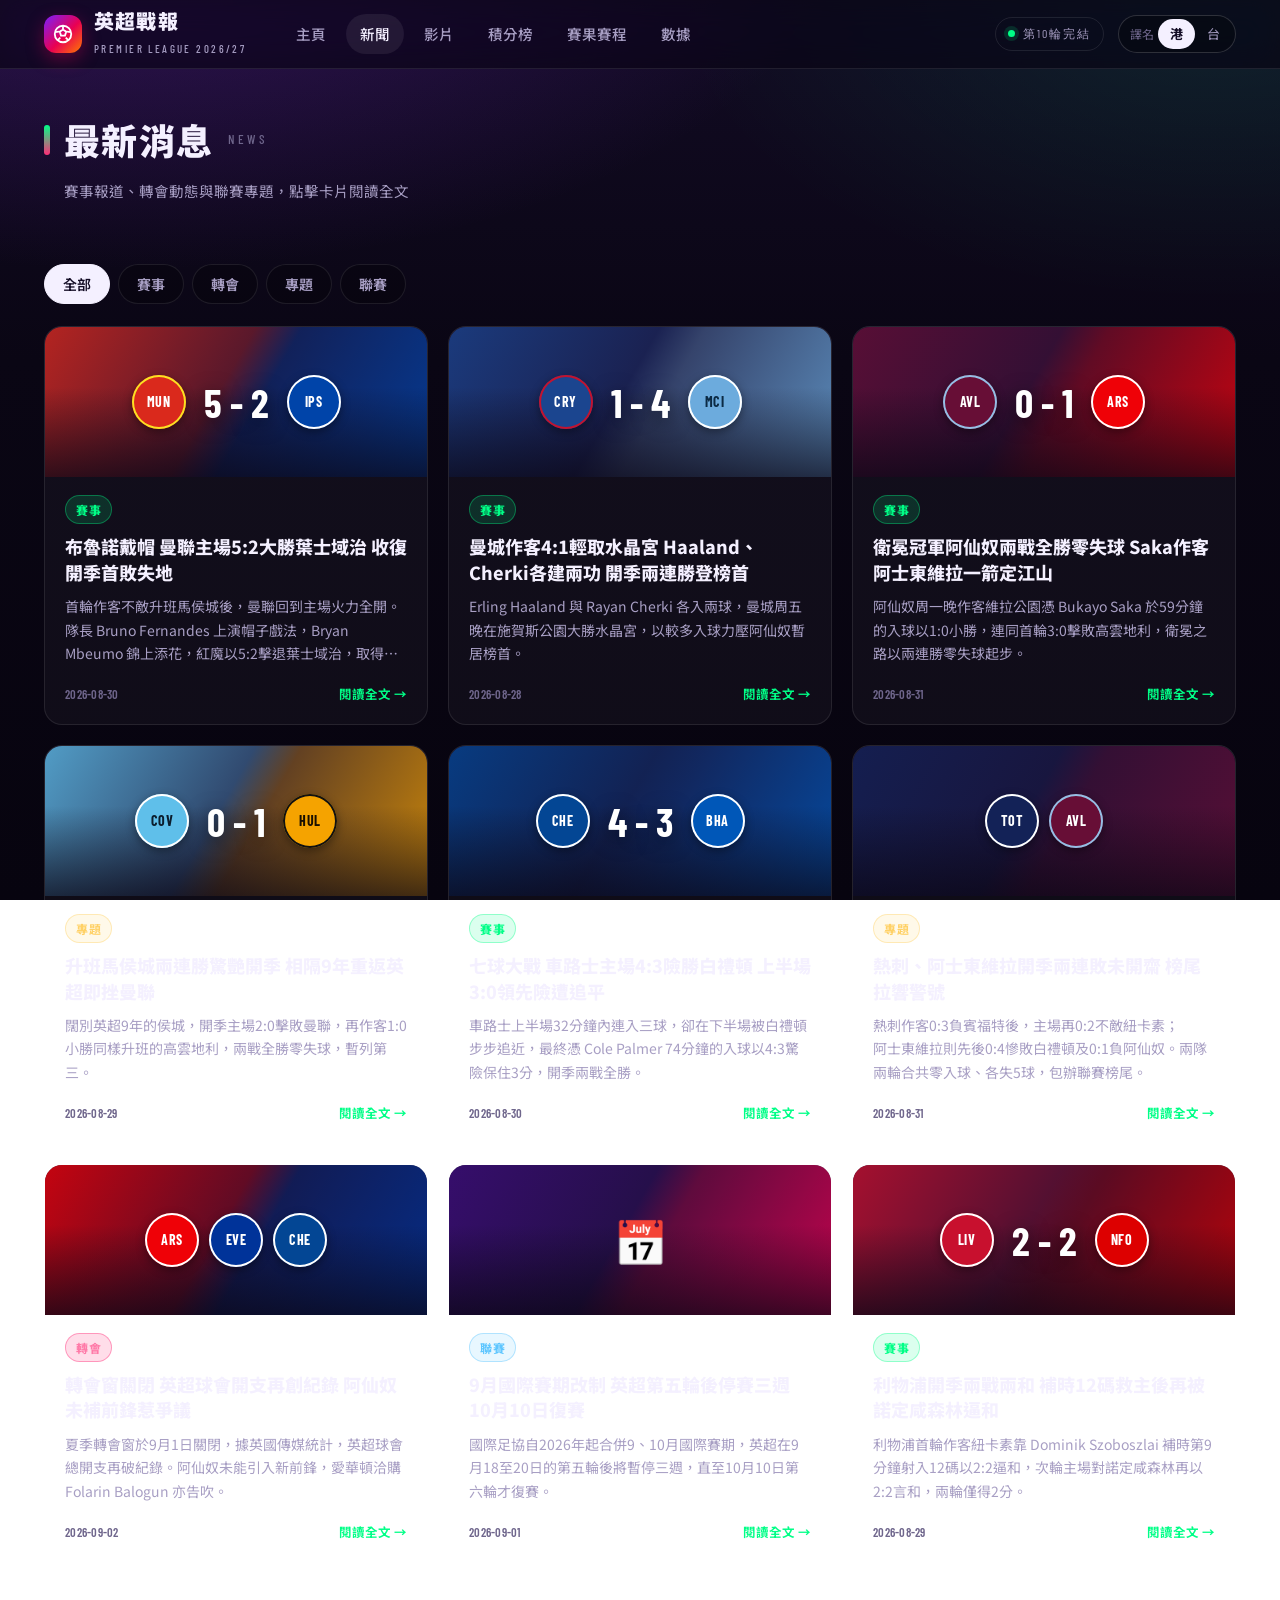
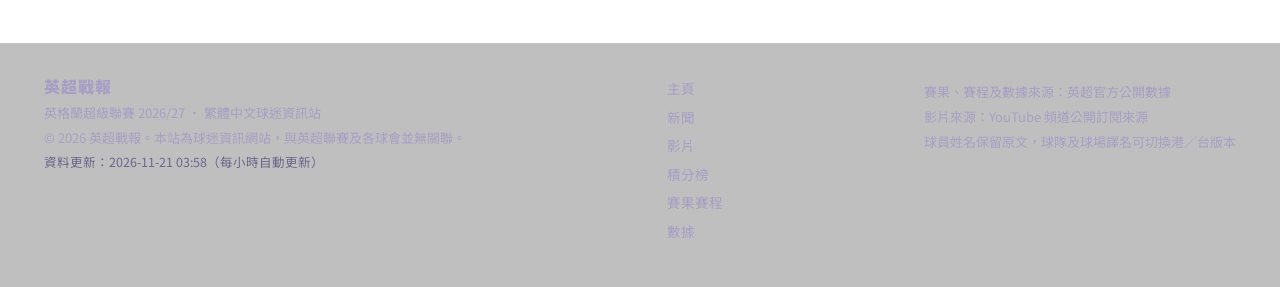
<file: news.html>
<!DOCTYPE html>
<html lang="zh-Hant">
<head>
  <meta charset="utf-8">
  <meta name="viewport" content="width=device-width, initial-scale=1">
  <title>新聞 — 英超戰報</title>
  <meta name="description" content="英超新聞：賽事報道、轉會動態、聯賽專題，全部繁體中文。">
  <link rel="icon" href="data:image/svg+xml,%3Csvg xmlns='http://www.w3.org/2000/svg' viewBox='0 0 64 64'%3E%3Crect width='64' height='64' rx='16' fill='%237a1fff'/%3E%3Ccircle cx='32' cy='32' r='18' fill='none' stroke='%2300ff87' stroke-width='5'/%3E%3Ccircle cx='32' cy='32' r='6' fill='%2300ff87'/%3E%3C/svg%3E">
  <link rel="preconnect" href="https://fonts.googleapis.com">
  <link rel="preconnect" href="https://fonts.gstatic.com" crossorigin>
  <link href="https://fonts.googleapis.com/css2?family=Noto+Sans+TC:wght@400;500;700;900&family=Barlow+Condensed:wght@500;600;700&display=swap" rel="stylesheet">
  <link rel="stylesheet" href="css/style.css">
</head>
<body data-page="news">

  <header class="topbar" id="topbar"></header>

  <section class="page-head">
    <div class="wrap">
      <h1>最新消息<span class="en">News</span></h1>
      <p>賽事報道、轉會動態與聯賽專題，點擊卡片閱讀全文</p>
    </div>
  </section>

  <section class="block">
    <div class="wrap">
      <div class="filter-bar" id="newsFilter">
        <button type="button" data-cat="" class="on">全部</button>
        <button type="button" data-cat="match">賽事</button>
        <button type="button" data-cat="transfer">轉會</button>
        <button type="button" data-cat="feature">專題</button>
        <button type="button" data-cat="league">聯賽</button>
      </div>
      <div class="news-grid" id="newsGrid"></div>
    </div>
  </section>

  <footer id="footer"></footer>

  <script src="js/data.js"></script>
  <script src="js/live.js"></script>
  <script>
    var RESULTS = window.RESULTS || []; var FIXTURES = window.FIXTURES || [];
    var ASSISTS = window.ASSISTS || []; var LIVE = window.LIVE || null;
    var VIDEOS = window.VIDEOS || [];
  </script>
  <script src="js/app.js"></script>
</body>
</html>
</file>
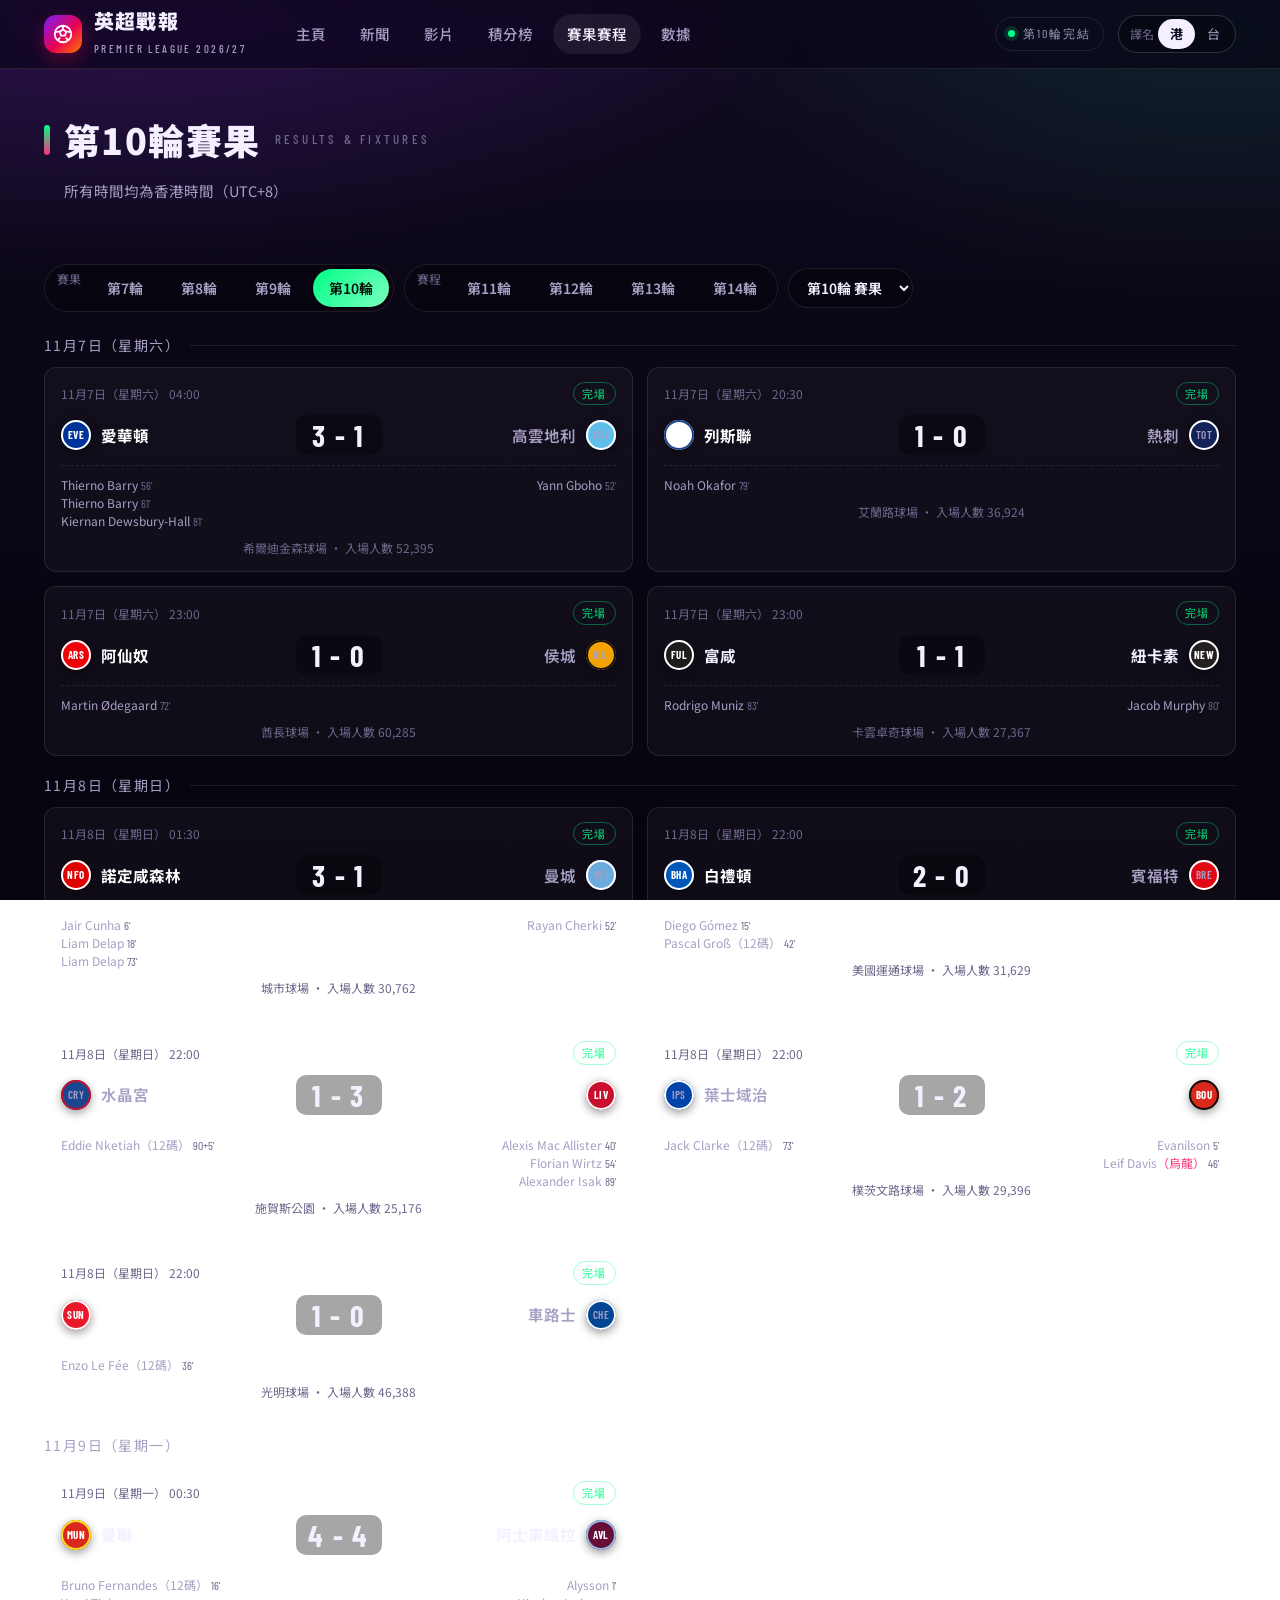
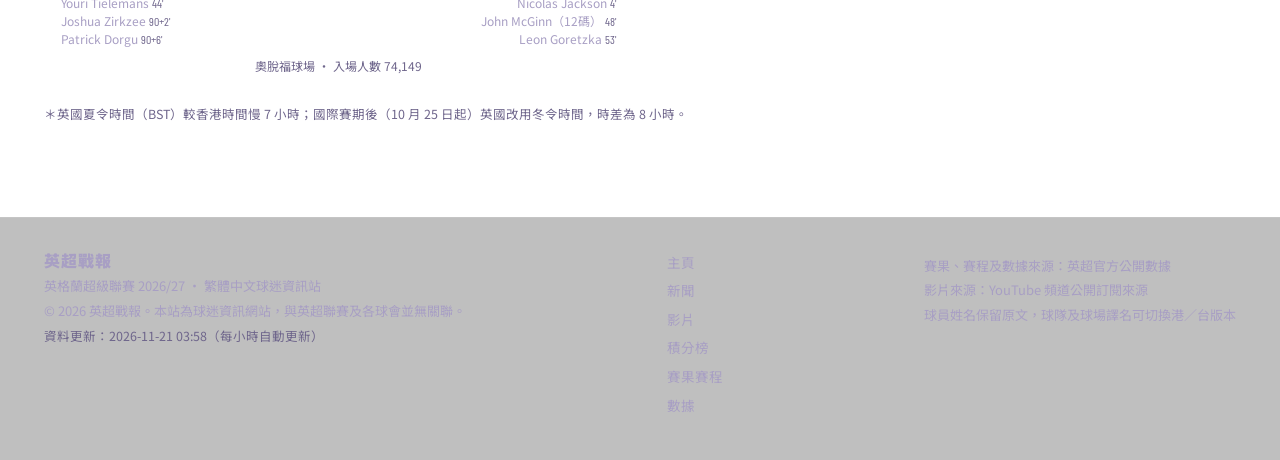
<file: results.html>
<!DOCTYPE html>
<html lang="zh-Hant">
<head>
  <meta charset="utf-8">
  <meta name="viewport" content="width=device-width, initial-scale=1">
  <title>賽果賽程 — 英超戰報</title>
  <meta name="description" content="英超 2026/27 賽果與賽程：入球球員、時間、球場與入場人數，時間換算為香港時間。">
  <link rel="icon" href="data:image/svg+xml,%3Csvg xmlns='http://www.w3.org/2000/svg' viewBox='0 0 64 64'%3E%3Crect width='64' height='64' rx='16' fill='%237a1fff'/%3E%3Ccircle cx='32' cy='32' r='18' fill='none' stroke='%2300ff87' stroke-width='5'/%3E%3Ccircle cx='32' cy='32' r='6' fill='%2300ff87'/%3E%3C/svg%3E">
  <link rel="preconnect" href="https://fonts.googleapis.com">
  <link rel="preconnect" href="https://fonts.gstatic.com" crossorigin>
  <link href="https://fonts.googleapis.com/css2?family=Noto+Sans+TC:wght@400;500;700;900&family=Barlow+Condensed:wght@500;600;700&display=swap" rel="stylesheet">
  <link rel="stylesheet" href="css/style.css">
</head>
<body data-page="results">

  <header class="topbar" id="topbar"></header>

  <section class="page-head">
    <div class="wrap">
      <h1><span id="resultsTitle">賽果賽程</span><span class="en">Results &amp; Fixtures</span></h1>
      <p>所有時間均為香港時間（UTC+8）</p>
    </div>
  </section>

  <section class="block">
    <div class="wrap">
      <div class="controls">
        <div class="tabs"><span class="seg-label">賽果</span><span id="resultTabs" style="display:contents"></span></div>
        <div class="tabs"><span class="seg-label">賽程</span><span id="fixtureTabs" style="display:contents"></span></div>
        <select class="gw-select" id="gwSelect" aria-label="選擇輪次"></select>
      </div>
      <div class="matchday" id="matchdays"></div>
      <p class="tz-note">＊英國夏令時間（BST）較香港時間慢 7 小時；國際賽期後（10 月 25 日起）英國改用冬令時間，時差為 8 小時。</p>
    </div>
  </section>

  <footer id="footer"></footer>

  <script src="js/data.js"></script>
  <script src="js/live.js"></script>
  <script>
    var RESULTS = window.RESULTS || []; var FIXTURES = window.FIXTURES || [];
    var ASSISTS = window.ASSISTS || []; var LIVE = window.LIVE || null;
    var VIDEOS = window.VIDEOS || [];
  </script>
  <script src="js/app.js"></script>
</body>
</html>
</file>
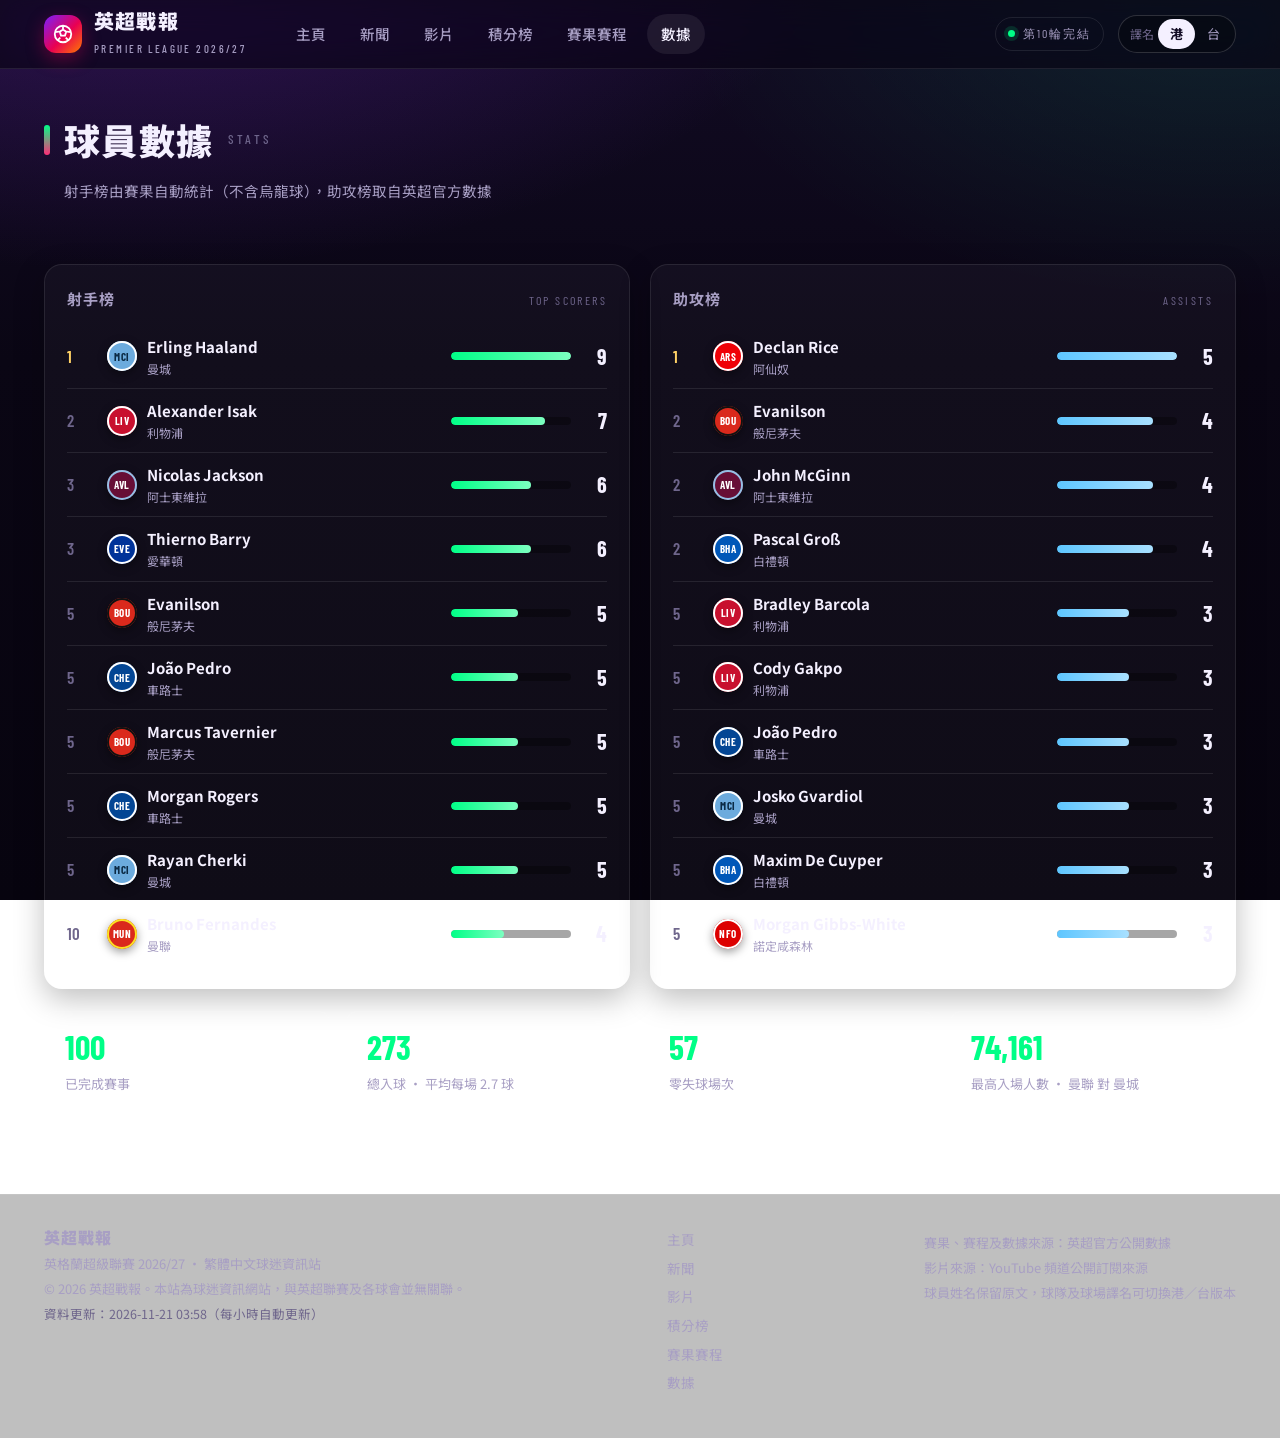
<file: stats.html>
<!DOCTYPE html>
<html lang="zh-Hant">
<head>
  <meta charset="utf-8">
  <meta name="viewport" content="width=device-width, initial-scale=1">
  <title>球員數據 — 英超戰報</title>
  <meta name="description" content="英超 2026/27 球員數據：射手榜、助攻榜及賽季統計。">
  <link rel="icon" href="data:image/svg+xml,%3Csvg xmlns='http://www.w3.org/2000/svg' viewBox='0 0 64 64'%3E%3Crect width='64' height='64' rx='16' fill='%237a1fff'/%3E%3Ccircle cx='32' cy='32' r='18' fill='none' stroke='%2300ff87' stroke-width='5'/%3E%3Ccircle cx='32' cy='32' r='6' fill='%2300ff87'/%3E%3C/svg%3E">
  <link rel="preconnect" href="https://fonts.googleapis.com">
  <link rel="preconnect" href="https://fonts.gstatic.com" crossorigin>
  <link href="https://fonts.googleapis.com/css2?family=Noto+Sans+TC:wght@400;500;700;900&family=Barlow+Condensed:wght@500;600;700&display=swap" rel="stylesheet">
  <link rel="stylesheet" href="css/style.css">
</head>
<body data-page="stats">

  <header class="topbar" id="topbar"></header>

  <section class="page-head">
    <div class="wrap">
      <h1>球員數據<span class="en">Stats</span></h1>
      <p>射手榜由賽果自動統計（不含烏龍球），助攻榜取自英超官方數據</p>
    </div>
  </section>

  <section class="block">
    <div class="wrap">
      <div class="stats-grid">
        <div class="card">
          <div class="card-head"><h3>射手榜</h3><span class="en">Top scorers</span></div>
          <div id="scorers"></div>
        </div>
        <div class="card assists">
          <div class="card-head"><h3>助攻榜</h3><span class="en">Assists</span></div>
          <div id="assists"></div>
        </div>
      </div>
      <div class="facts" id="facts"></div>
    </div>
  </section>

  <footer id="footer"></footer>

  <script src="js/data.js"></script>
  <script src="js/live.js"></script>
  <script>
    var RESULTS = window.RESULTS || []; var FIXTURES = window.FIXTURES || [];
    var ASSISTS = window.ASSISTS || []; var LIVE = window.LIVE || null;
    var VIDEOS = window.VIDEOS || [];
  </script>
  <script src="js/app.js"></script>
</body>
</html>
</file>
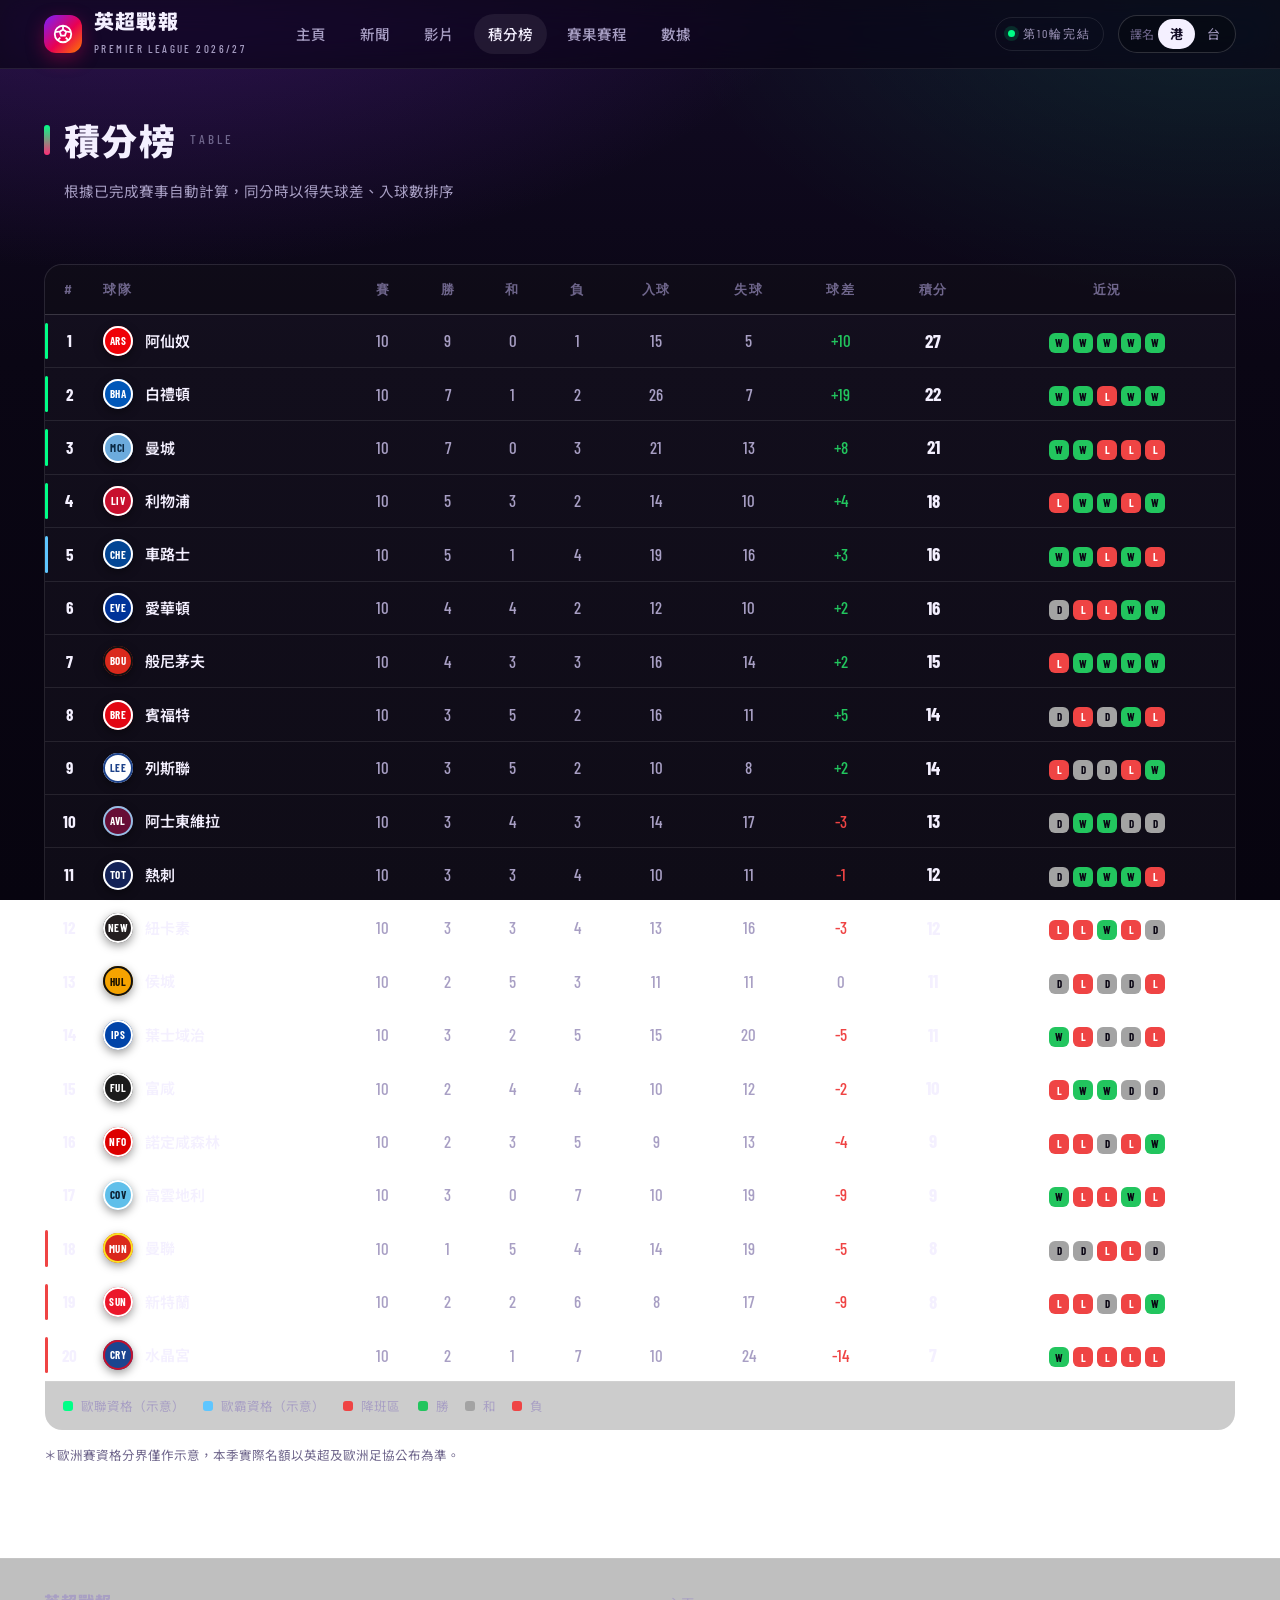
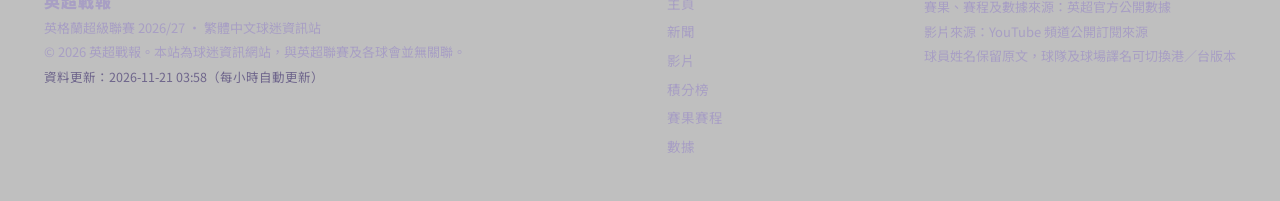
<file: table.html>
<!DOCTYPE html>
<html lang="zh-Hant">
<head>
  <meta charset="utf-8">
  <meta name="viewport" content="width=device-width, initial-scale=1">
  <title>積分榜 — 英超戰報</title>
  <meta name="description" content="英超 2026/27 賽季積分榜：勝、和、負、入球、失球、球差、積分與近況，由賽果自動計算。">
  <link rel="icon" href="data:image/svg+xml,%3Csvg xmlns='http://www.w3.org/2000/svg' viewBox='0 0 64 64'%3E%3Crect width='64' height='64' rx='16' fill='%237a1fff'/%3E%3Ccircle cx='32' cy='32' r='18' fill='none' stroke='%2300ff87' stroke-width='5'/%3E%3Ccircle cx='32' cy='32' r='6' fill='%2300ff87'/%3E%3C/svg%3E">
  <link rel="preconnect" href="https://fonts.googleapis.com">
  <link rel="preconnect" href="https://fonts.gstatic.com" crossorigin>
  <link href="https://fonts.googleapis.com/css2?family=Noto+Sans+TC:wght@400;500;700;900&family=Barlow+Condensed:wght@500;600;700&display=swap" rel="stylesheet">
  <link rel="stylesheet" href="css/style.css">
</head>
<body data-page="table">

  <header class="topbar" id="topbar"></header>

  <section class="page-head">
    <div class="wrap">
      <h1>積分榜<span class="en">Table</span></h1>
      <p>根據已完成賽事自動計算，同分時以得失球差、入球數排序</p>
    </div>
  </section>

  <section class="block">
    <div class="wrap">
      <div class="table-card">
        <div class="table-wrap">
          <table class="standings">
            <thead>
              <tr>
                <th>#</th>
                <th class="left">球隊</th>
                <th title="已賽">賽</th>
                <th title="勝">勝</th>
                <th title="和">和</th>
                <th title="負">負</th>
                <th class="opt" title="入球">入球</th>
                <th class="opt" title="失球">失球</th>
                <th title="得失球差">球差</th>
                <th title="積分">積分</th>
                <th class="opt">近況</th>
              </tr>
            </thead>
            <tbody id="standingsBody"></tbody>
          </table>
        </div>
        <div class="legend">
          <span><i style="background:var(--mint)"></i>歐聯資格（示意）</span>
          <span><i style="background:var(--sky)"></i>歐霸資格（示意）</span>
          <span><i style="background:var(--loss)"></i>降班區</span>
          <span><i style="background:var(--win)"></i>勝 <i style="background:var(--draw);margin-left:8px"></i>和 <i style="background:var(--loss);margin-left:8px"></i>負</span>
        </div>
      </div>
      <p class="tz-note">＊歐洲賽資格分界僅作示意，本季實際名額以英超及歐洲足協公布為準。</p>
    </div>
  </section>

  <footer id="footer"></footer>

  <script src="js/data.js"></script>
  <script src="js/live.js"></script>
  <script>
    var RESULTS = window.RESULTS || []; var FIXTURES = window.FIXTURES || [];
    var ASSISTS = window.ASSISTS || []; var LIVE = window.LIVE || null;
    var VIDEOS = window.VIDEOS || [];
  </script>
  <script src="js/app.js"></script>
</body>
</html>
</file>
<file: css/style.css>
/* ==========================================================
   英超戰報 — Premier League 2026/27
   Stylesheet
   ========================================================== */

:root {
  --bg: #0a0614;
  --bg-2: #120b24;
  --bg-3: #1a1033;
  --panel: rgba(255, 255, 255, 0.035);
  --panel-strong: rgba(255, 255, 255, 0.07);
  --line: rgba(255, 255, 255, 0.09);
  --line-strong: rgba(255, 255, 255, 0.16);
  --text: #f4f0ff;
  --muted: #a89fc4;
  --muted-2: #6f668c;
  --mint: #00ff87;
  --mint-dim: rgba(0, 255, 135, 0.14);
  --pink: #ff2d78;
  --pink-dim: rgba(255, 45, 120, 0.16);
  --gold: #ffd166;
  --sky: #5ec6ff;
  --win: #22c55e;
  --draw: #a3a3a3;
  --loss: #ef4444;
  --radius: 18px;
  --radius-sm: 12px;
  --shadow: 0 20px 60px rgba(0, 0, 0, 0.45);
  --font-zh: "Noto Sans TC", "PingFang TC", "Microsoft JhengHei", "Heiti TC", system-ui, sans-serif;
  --font-num: "Barlow Condensed", "Oswald", "Arial Narrow", sans-serif;
  --max: 1240px;
}

* { box-sizing: border-box; }
html { scroll-behavior: smooth; }
body {
  margin: 0;
  font-family: var(--font-zh);
  color: var(--text);
  background:
    radial-gradient(1200px 600px at 10% -10%, rgba(120, 40, 200, 0.35), transparent 60%),
    radial-gradient(900px 500px at 95% 0%, rgba(0, 255, 135, 0.10), transparent 60%),
    linear-gradient(180deg, var(--bg-2) 0%, var(--bg) 40%, #07040f 100%);
  background-attachment: fixed;
  line-height: 1.6;
  -webkit-font-smoothing: antialiased;
}
a { color: inherit; text-decoration: none; }
button { font: inherit; color: inherit; cursor: pointer; }
img { max-width: 100%; }
::selection { background: var(--mint); color: #06100b; }

.wrap { max-width: var(--max); margin: 0 auto; padding: 0 24px; }
.num { font-family: var(--font-num); font-weight: 600; letter-spacing: 0.02em; }

/* ---------- Top bar ---------- */
.topbar {
  position: sticky; top: 0; z-index: 50;
  backdrop-filter: blur(16px) saturate(160%);
  -webkit-backdrop-filter: blur(16px) saturate(160%);
  background: rgba(10, 6, 20, 0.72);
  border-bottom: 1px solid var(--line);
}
.topbar .wrap { display: flex; align-items: center; gap: 28px; height: 68px; position: relative; }
.brand { display: flex; align-items: center; gap: 12px; }
.brand-mark {
  width: 38px; height: 38px; border-radius: 12px;
  background: linear-gradient(135deg, #7a1fff 0%, #e90052 55%, #ff7a00 100%);
  display: grid; place-items: center;
  box-shadow: 0 6px 18px rgba(233, 0, 82, 0.35);
}
.brand-mark svg { width: 22px; height: 22px; }
.brand-name { font-weight: 900; font-size: 20px; letter-spacing: 0.06em; line-height: 1; }
.brand-sub { display: block; font-family: var(--font-num); font-weight: 500; font-size: 11px; letter-spacing: 0.22em; color: var(--muted); text-transform: uppercase; margin-top: 4px; }

.nav { display: flex; gap: 6px; margin-left: 8px; }
.nav a { padding: 8px 14px; border-radius: 999px; font-size: 14.5px; font-weight: 500; color: var(--muted); transition: 0.2s; }
.nav a:hover, .nav a.active { color: var(--text); background: var(--panel-strong); }

.topbar-right { margin-left: auto; display: flex; align-items: center; gap: 14px; }
.live-pill {
  display: inline-flex; align-items: center; gap: 8px;
  font-family: var(--font-num); font-size: 12px; letter-spacing: 0.16em; text-transform: uppercase;
  color: var(--muted); padding: 6px 12px; border: 1px solid var(--line); border-radius: 999px;
}
.live-pill i { width: 7px; height: 7px; border-radius: 50%; background: var(--mint); box-shadow: 0 0 0 4px var(--mint-dim); animation: pulse 1.8s infinite; }
@keyframes pulse { 0%,100% { box-shadow: 0 0 0 3px var(--mint-dim);} 50% { box-shadow: 0 0 0 7px rgba(0,255,135,0.05);} }

.seg { display: inline-flex; align-items: center; border: 1px solid var(--line-strong); border-radius: 999px; padding: 3px; background: rgba(0,0,0,0.25); }
.seg button { border: 0; background: transparent; padding: 5px 12px; border-radius: 999px; font-size: 13px; color: var(--muted); transition: 0.2s; }
.seg button.on { background: var(--text); color: #120b24; font-weight: 700; }
.seg-label { font-size: 12px; color: var(--muted-2); padding-left: 8px; padding-right: 4px; }

.burger { display: none; width: 40px; height: 40px; border: 1px solid var(--line); border-radius: 10px; background: transparent; }
.burger span { display: block; width: 18px; height: 2px; background: var(--text); margin: 3px auto; border-radius: 2px; }

/* ---------- Hero ---------- */
.hero { padding: 40px 0 28px; position: relative; }
.hero-grid { display: grid; grid-template-columns: 1.55fr 1fr; gap: 22px; }

.feature {
  position: relative; overflow: hidden; border-radius: var(--radius); min-height: 480px;
  display: flex; flex-direction: column; justify-content: flex-end; padding: 36px;
  border: 1px solid var(--line);
  box-shadow: var(--shadow);
  background: linear-gradient(160deg, #3d0d7a 0%, #1d0a3f 50%, #0f0720 100%);
  isolation: isolate; cursor: pointer;
}
.feature::before {
  content: ""; position: absolute; inset: 0; z-index: -1;
  background:
    radial-gradient(600px 380px at 85% 15%, rgba(0, 255, 135, 0.22), transparent 60%),
    radial-gradient(500px 400px at 20% 90%, rgba(255, 45, 120, 0.28), transparent 60%);
}
.feature .pitch { position: absolute; right: -40px; top: -40px; width: 520px; height: 520px; opacity: 0.16; z-index: -1; transform: rotate(-12deg); }
.feature .big-crests { position: absolute; right: 36px; top: 34px; display: flex; z-index: 0; }
.feature .big-crests .crest { width: 84px; height: 84px; font-size: 22px; box-shadow: 0 0 0 3px var(--c2) inset, 0 10px 30px rgba(0,0,0,0.5); margin-left: -14px; }
.feature .score-big { position: absolute; right: 42px; top: 132px; font-family: var(--font-num); font-size: 72px; font-weight: 700; letter-spacing: 0.04em; line-height: 1; color: #fff; text-shadow: 0 8px 30px rgba(0,0,0,0.6); }
.feature .kicker { display: inline-flex; align-items: center; gap: 10px; margin-bottom: 14px; }
.feature h1 { font-size: clamp(28px, 3.6vw, 44px); line-height: 1.25; margin: 0 0 14px; font-weight: 900; letter-spacing: 0.01em; max-width: 620px; text-shadow: 0 4px 24px rgba(0,0,0,0.5); }
.feature p { margin: 0 0 18px; color: rgba(244,240,255,0.82); font-size: 16px; max-width: 600px; }
.feature .meta { display: flex; gap: 14px; align-items: center; color: var(--muted); font-size: 13px; }
.feature .cta { margin-top: 20px; display: inline-flex; align-items: center; gap: 8px; padding: 10px 18px; border-radius: 999px; background: var(--mint); color: #06100b; font-weight: 700; font-size: 14px; width: fit-content; transition: 0.2s; }
.feature:hover .cta { transform: translateY(-1px); box-shadow: 0 8px 24px rgba(0,255,135,0.3); }

.tag {
  display: inline-block; padding: 4px 10px; border-radius: 999px; font-size: 12px; font-weight: 700; letter-spacing: 0.06em;
  background: var(--panel-strong); border: 1px solid var(--line-strong); color: var(--text);
}
.tag.cat-match { background: var(--mint-dim); border-color: rgba(0,255,135,0.35); color: var(--mint); }
.tag.cat-transfer { background: var(--pink-dim); border-color: rgba(255,45,120,0.4); color: #ff7aa8; }
.tag.cat-feature { background: rgba(255,209,102,0.14); border-color: rgba(255,209,102,0.4); color: var(--gold); }
.tag.cat-league { background: rgba(94,198,255,0.14); border-color: rgba(94,198,255,0.4); color: var(--sky); }

.side { display: flex; flex-direction: column; gap: 22px; }
.card {
  background: var(--panel); border: 1px solid var(--line); border-radius: var(--radius);
  padding: 22px; box-shadow: 0 10px 30px rgba(0,0,0,0.25);
}
.card-head { display: flex; align-items: baseline; justify-content: space-between; margin-bottom: 14px; }
.card-head h3 { margin: 0; font-size: 15px; letter-spacing: 0.08em; color: var(--muted); font-weight: 700; }
.card-head .en { font-family: var(--font-num); font-size: 12px; letter-spacing: 0.2em; color: var(--muted-2); text-transform: uppercase; }

.next-match { text-align: center; }
.next-match .teams { display: grid; grid-template-columns: 1fr auto 1fr; align-items: center; gap: 10px; margin: 6px 0 14px; }
.next-match .team { display: flex; flex-direction: column; align-items: center; gap: 8px; font-weight: 700; font-size: 15px; }
.next-match .vs { font-family: var(--font-num); font-size: 26px; font-weight: 700; color: var(--muted-2); letter-spacing: 0.1em; }
.next-match .when { font-size: 13px; color: var(--muted); }
.next-match .when strong { color: var(--text); font-weight: 700; }
.countdown { display: flex; justify-content: center; gap: 10px; margin-top: 14px; }
.countdown div { background: rgba(0,0,0,0.35); border: 1px solid var(--line); border-radius: 10px; padding: 8px 0; min-width: 62px; }
.countdown b { display: block; font-family: var(--font-num); font-size: 26px; font-weight: 700; line-height: 1; color: var(--mint); }
.countdown small { font-size: 11px; color: var(--muted-2); letter-spacing: 0.1em; }

.mini-table { width: 100%; border-collapse: collapse; font-size: 14px; }
.mini-table td { padding: 8px 4px; border-top: 1px solid var(--line); }
.mini-table tr:first-child td { border-top: 0; }
.mini-table .pos { width: 22px; color: var(--muted-2); font-family: var(--font-num); font-size: 15px; }
.mini-table .pts { text-align: right; font-family: var(--font-num); font-size: 18px; font-weight: 700; color: var(--mint); }
.mini-table .pl { text-align: right; color: var(--muted); font-family: var(--font-num); font-size: 15px; }
.mini-table .tm { display: flex; align-items: center; gap: 10px; font-weight: 600; }
.mini-link { display: block; text-align: center; margin-top: 12px; font-size: 13px; color: var(--muted); }
.mini-link:hover { color: var(--mint); }

/* ---------- Crest ---------- */
.crest {
  --c1: #888; --c2: #fff; --ct: #fff;
  display: inline-grid; place-items: center; flex: none;
  width: 30px; height: 30px; border-radius: 50%;
  background: var(--c1); color: var(--ct);
  box-shadow: 0 0 0 2px var(--c2) inset, 0 3px 10px rgba(0,0,0,0.4);
  font-family: var(--font-num); font-weight: 700; font-size: 11px; letter-spacing: 0.04em;
}
.crest.lg { width: 56px; height: 56px; font-size: 16px; box-shadow: 0 0 0 3px var(--c2) inset, 0 6px 18px rgba(0,0,0,0.45); }

/* ---------- Ticker ---------- */
.ticker { border-top: 1px solid var(--line); border-bottom: 1px solid var(--line); background: rgba(0,0,0,0.25); overflow: hidden; margin-top: 14px; }
.ticker-inner { display: flex; align-items: center; }
.ticker-label { flex: none; padding: 12px 22px; font-family: var(--font-num); font-size: 13px; letter-spacing: 0.2em; text-transform: uppercase; color: var(--mint); border-right: 1px solid var(--line); background: rgba(0,255,135,0.06); }
.ticker-viewport { overflow: hidden; flex: 1; }
.ticker-track { display: flex; gap: 12px; white-space: nowrap; animation: marquee 70s linear infinite; padding: 10px 12px; width: max-content; }
.ticker:hover .ticker-track { animation-play-state: paused; }
@keyframes marquee { from { transform: translateX(0);} to { transform: translateX(-50%);} }
.tick { display: inline-flex; align-items: center; gap: 8px; padding: 6px 12px; border-radius: 999px; background: var(--panel); border: 1px solid var(--line); font-size: 13px; }
.tick .crest { width: 22px; height: 22px; font-size: 8px; }
.tick b { font-family: var(--font-num); font-size: 16px; font-weight: 700; padding: 0 4px; }
.tick .gw { color: var(--muted-2); font-size: 11px; letter-spacing: 0.1em; }

/* ---------- Sections ---------- */
section.block { padding: 56px 0 10px; }
.section-head { display: flex; align-items: flex-end; justify-content: space-between; gap: 20px; margin-bottom: 22px; flex-wrap: wrap; }
.section-head h2 { margin: 0; font-size: 28px; font-weight: 900; letter-spacing: 0.04em; display: flex; align-items: center; gap: 12px; }
.section-head h2::before { content: ""; width: 6px; height: 28px; border-radius: 3px; background: linear-gradient(180deg, var(--mint), var(--pink)); }
.section-head .en { font-family: var(--font-num); font-size: 13px; letter-spacing: 0.25em; text-transform: uppercase; color: var(--muted-2); margin-left: 6px; }
.section-head .desc { color: var(--muted); font-size: 14px; margin: 6px 0 0 18px; }
.section-head .controls { display: flex; gap: 8px; flex-wrap: wrap; }

/* ---------- News ---------- */
.news-grid { display: grid; grid-template-columns: repeat(3, 1fr); gap: 20px; }
.news-card {
  display: flex; flex-direction: column; overflow: hidden; border-radius: var(--radius);
  background: var(--panel); border: 1px solid var(--line); transition: 0.25s; cursor: pointer;
}
.news-card:hover { transform: translateY(-4px); border-color: var(--line-strong); box-shadow: var(--shadow); }
.news-card .cover { position: relative; height: 150px; display: flex; align-items: center; justify-content: center; gap: 10px; overflow: hidden; }
.news-card .cover::after { content: ""; position: absolute; inset: 0; background: linear-gradient(180deg, transparent 40%, rgba(10,6,20,0.7)); }
.news-card .cover .crest { z-index: 1; width: 54px; height: 54px; font-size: 14px; }
.news-card .cover .score { z-index: 1; font-family: var(--font-num); font-size: 40px; font-weight: 700; color: #fff; text-shadow: 0 4px 20px rgba(0,0,0,0.6); padding: 0 8px; }
.news-card .cover .glyph { z-index: 1; font-size: 44px; }
.news-card .body { padding: 18px 20px 20px; display: flex; flex-direction: column; gap: 10px; flex: 1; }
.news-card h3 { margin: 0; font-size: 18px; line-height: 1.4; font-weight: 800; }
.news-card p { margin: 0; color: var(--muted); font-size: 14px; line-height: 1.7; display: -webkit-box; -webkit-line-clamp: 3; -webkit-box-orient: vertical; overflow: hidden; }
.news-card .meta { margin-top: auto; display: flex; align-items: center; justify-content: space-between; color: var(--muted-2); font-size: 12.5px; padding-top: 8px; }
.news-card .meta .read { color: var(--mint); font-weight: 700; }

/* News modal */
.modal { position: fixed; inset: 0; z-index: 100; display: none; align-items: center; justify-content: center; padding: 24px; background: rgba(5, 2, 12, 0.72); backdrop-filter: blur(10px); }
.modal.open { display: flex; }
.modal-box { width: min(720px, 100%); max-height: 88vh; overflow: auto; background: var(--bg-3); border: 1px solid var(--line-strong); border-radius: 20px; padding: 32px; box-shadow: var(--shadow); position: relative; animation: rise 0.25s ease; }
@keyframes rise { from { transform: translateY(12px); opacity: 0;} to { transform: none; opacity: 1;} }
.modal-box h2 { margin: 10px 0 8px; font-size: 26px; line-height: 1.35; }
.modal-box .meta { color: var(--muted); font-size: 13px; margin-bottom: 18px; }
.modal-box .content p { color: rgba(244,240,255,0.88); font-size: 15.5px; line-height: 1.9; margin: 0 0 14px; }
.modal-close { position: absolute; top: 16px; right: 16px; width: 36px; height: 36px; border-radius: 50%; border: 1px solid var(--line-strong); background: var(--panel-strong); font-size: 18px; line-height: 1; }
.modal-close:hover { background: var(--pink); border-color: var(--pink); }

/* ---------- Standings ---------- */
.table-card { background: var(--panel); border: 1px solid var(--line); border-radius: var(--radius); overflow: hidden; }
.table-wrap { overflow-x: auto; }
table.standings { width: 100%; border-collapse: collapse; min-width: 720px; }
table.standings th { font-family: var(--font-num); font-weight: 600; font-size: 13px; letter-spacing: 0.12em; color: var(--muted-2); text-transform: uppercase; padding: 14px 10px; text-align: center; border-bottom: 1px solid var(--line-strong); background: rgba(0,0,0,0.25); white-space: nowrap; }
table.standings th.left, table.standings td.left { text-align: left; }
table.standings td { padding: 11px 10px; text-align: center; border-bottom: 1px solid var(--line); font-family: var(--font-num); font-size: 17px; font-weight: 500; color: var(--muted); white-space: nowrap; }
table.standings tr:last-child td { border-bottom: 0; }
table.standings tr { transition: background 0.15s; }
table.standings tbody tr:hover { background: var(--panel-strong); }
table.standings td.team { font-family: var(--font-zh); font-size: 15px; font-weight: 600; color: var(--text); }
table.standings td.team .tm { display: flex; align-items: center; gap: 12px; }
table.standings td.team .short { display: none; }
table.standings td.pos { position: relative; width: 48px; color: var(--text); font-weight: 700; }
table.standings td.pos::before { content: ""; position: absolute; left: 0; top: 8px; bottom: 8px; width: 3px; border-radius: 2px; background: transparent; }
tr.z-ucl td.pos::before { background: var(--mint); }
tr.z-uel td.pos::before { background: var(--sky); }
tr.z-rel td.pos::before { background: var(--loss); }
table.standings td.pts { color: var(--text); font-weight: 700; font-size: 19px; }
table.standings td.gd.pos-gd { color: var(--win); }
table.standings td.gd.neg-gd { color: var(--loss); }
.form { display: inline-flex; gap: 4px; }
.form i { width: 20px; height: 20px; border-radius: 6px; display: grid; place-items: center; font-family: var(--font-num); font-size: 11px; font-weight: 700; color: #0a0614; font-style: normal; }
.form i.W { background: var(--win); }
.form i.D { background: var(--draw); }
.form i.L { background: var(--loss); color: #fff; }
.legend { display: flex; gap: 18px; flex-wrap: wrap; padding: 14px 18px; border-top: 1px solid var(--line); font-size: 12.5px; color: var(--muted); background: rgba(0,0,0,0.2); }
.legend span { display: inline-flex; align-items: center; gap: 8px; }
.legend i { width: 10px; height: 10px; border-radius: 3px; }

/* ---------- Results & fixtures ---------- */
.tabs { display: inline-flex; gap: 6px; padding: 4px; border-radius: 999px; background: rgba(0,0,0,0.3); border: 1px solid var(--line); flex-wrap: wrap; }
.tabs button { border: 0; background: transparent; padding: 8px 16px; border-radius: 999px; font-size: 14px; color: var(--muted); font-weight: 600; transition: 0.2s; }
.tabs button.on { background: linear-gradient(135deg, var(--mint), #7cffc0); color: #06100b; }
.tabs button.fix.on { background: linear-gradient(135deg, var(--sky), #a8e0ff); }

.matchday { margin-top: 22px; }
.matchday-title { font-size: 14px; color: var(--muted); letter-spacing: 0.1em; margin: 18px 0 10px; display: flex; align-items: center; gap: 10px; }
.matchday-title::after { content: ""; flex: 1; height: 1px; background: var(--line); }
.match-grid { display: grid; grid-template-columns: repeat(2, 1fr); gap: 14px; }
.match { background: var(--panel); border: 1px solid var(--line); border-radius: var(--radius-sm); padding: 14px 16px; transition: 0.2s; }
.match:hover { border-color: var(--line-strong); background: var(--panel-strong); }
.match .top { display: flex; justify-content: space-between; align-items: center; font-size: 12px; color: var(--muted-2); margin-bottom: 10px; }
.match .top .status { font-family: var(--font-num); letter-spacing: 0.14em; font-size: 11px; padding: 2px 8px; border-radius: 999px; border: 1px solid var(--line); }
.match .top .status.ft { color: var(--mint); border-color: rgba(0,255,135,0.35); }
.match .top .status.up { color: var(--sky); border-color: rgba(94,198,255,0.35); }
.match .row { display: grid; grid-template-columns: 1fr auto 1fr; align-items: center; gap: 10px; }
.match .side-team { display: flex; align-items: center; gap: 10px; font-weight: 700; font-size: 15.5px; min-width: 0; }
.match .side-team.away { flex-direction: row-reverse; text-align: right; }
.match .side-team span { overflow: hidden; text-overflow: ellipsis; white-space: nowrap; }
.match .side-team.winner span { color: #fff; }
.match .side-team.loser span { color: var(--muted); font-weight: 600; }
.match .score { font-family: var(--font-num); font-size: 30px; font-weight: 700; letter-spacing: 0.06em; padding: 2px 12px; border-radius: 10px; background: rgba(0,0,0,0.35); min-width: 86px; text-align: center; line-height: 1.2; }
.match .score.kick { font-size: 22px; color: var(--sky); }
.match .scorers { display: grid; grid-template-columns: 1fr 1fr; gap: 6px 12px; margin-top: 10px; padding-top: 10px; border-top: 1px dashed var(--line); font-size: 12px; color: var(--muted); line-height: 1.5; }
.match .scorers > div:last-child { text-align: right; }
.match .scorers em { font-style: normal; font-family: var(--font-num); color: var(--muted-2); font-size: 12px; margin-left: 3px; }
.match .scorers .og { color: var(--pink); }
.match .venue { font-size: 12px; color: var(--muted-2); margin-top: 8px; text-align: center; }
.tz-note { font-size: 12.5px; color: var(--muted-2); margin-top: 14px; }

/* ---------- Stats ---------- */
.stats-grid { display: grid; grid-template-columns: 1fr 1fr; gap: 20px; }
.rank-list { list-style: none; margin: 0; padding: 0; }
.rank-list li { display: grid; grid-template-columns: 28px 1fr auto; align-items: center; gap: 12px; padding: 10px 0; border-top: 1px solid var(--line); }
.rank-list li:first-child { border-top: 0; }
.rank-list .r { font-family: var(--font-num); font-size: 17px; color: var(--muted-2); font-weight: 600; }
.rank-list li:first-child .r { color: var(--gold); }
.rank-list .who { display: flex; align-items: center; gap: 10px; min-width: 0; }
.rank-list .who .nm { font-weight: 700; font-size: 15px; }
.rank-list .who .club { font-size: 12px; color: var(--muted); }
.rank-list .bar { position: relative; width: 120px; height: 8px; border-radius: 4px; background: rgba(0,0,0,0.35); overflow: hidden; }
.rank-list .bar i { position: absolute; inset: 0 auto 0 0; border-radius: 4px; background: linear-gradient(90deg, var(--mint), #7cffc0); }
.rank-list .v { display: flex; align-items: center; gap: 10px; }
.rank-list .v b { font-family: var(--font-num); font-size: 22px; font-weight: 700; min-width: 26px; text-align: right; }
.assists .rank-list .bar i { background: linear-gradient(90deg, var(--sky), #a8e0ff); }

/* ---------- Season facts ---------- */
.facts { display: grid; grid-template-columns: repeat(4, 1fr); gap: 16px; margin-top: 22px; }
.fact { padding: 18px 20px; border-radius: var(--radius-sm); background: var(--panel); border: 1px solid var(--line); }
.fact b { display: block; font-family: var(--font-num); font-size: 34px; font-weight: 700; line-height: 1; color: var(--mint); margin-bottom: 6px; }
.fact span { font-size: 13px; color: var(--muted); }

/* ---------- Footer ---------- */
footer { margin-top: 70px; border-top: 1px solid var(--line); padding: 34px 0 44px; color: var(--muted); font-size: 13px; background: rgba(0,0,0,0.25); }
footer .wrap { display: flex; justify-content: space-between; gap: 24px; flex-wrap: wrap; }
footer p { margin: 4px 0; }
footer .brand-name { font-size: 16px; }
.toast { position: fixed; bottom: 24px; left: 50%; transform: translateX(-50%) translateY(20px); background: var(--text); color: #120b24; padding: 10px 18px; border-radius: 999px; font-weight: 700; font-size: 14px; opacity: 0; transition: 0.3s; pointer-events: none; z-index: 200; }
.toast.show { opacity: 1; transform: translateX(-50%) translateY(0); }

/* ---------- Reveal animation ---------- */
.reveal { opacity: 0; transform: translateY(16px); transition: opacity 0.6s ease, transform 0.6s ease; }
.reveal.in { opacity: 1; transform: none; }

/* ---------- Responsive ---------- */
@media (max-width: 1024px) {
  .hero-grid { grid-template-columns: 1fr; }
  .feature { min-height: 400px; }
  .news-grid { grid-template-columns: repeat(2, 1fr); }
  .facts { grid-template-columns: repeat(2, 1fr); }
}
@media (max-width: 860px) {
  .nav { display: none; position: absolute; top: 68px; left: 0; right: 0; flex-direction: column; padding: 12px; background: rgba(10,6,20,0.96); border-bottom: 1px solid var(--line); margin: 0; }
  .nav.open { display: flex; }
  .burger { display: block; }
  .live-pill { display: none; }
  .stats-grid, .match-grid { grid-template-columns: 1fr; }
  .feature .pitch { width: 380px; height: 380px; }
  .feature .score-big { font-size: 56px; top: 118px; }
}
@media (max-width: 600px) {
  .wrap { padding: 0 16px; }
  .brand-sub { display: none; }
  .seg-label { display: none; }
  .feature { padding: 24px; min-height: 380px; }
  .feature .big-crests .crest { width: 60px; height: 60px; font-size: 16px; }
  .feature .score-big { font-size: 44px; top: 100px; right: 30px; }
  .news-grid { grid-template-columns: 1fr; }
  .facts { grid-template-columns: 1fr 1fr; }
  table.standings { min-width: 0; }
  table.standings th.opt, table.standings td.opt { display: none; }
  table.standings td.team .full { display: none; }
  table.standings td.team .short { display: inline; }
  .section-head h2 { font-size: 23px; }
  .countdown div { min-width: 54px; }
}

/* ---------- Late overrides ---------- */
.nw { white-space: nowrap; }
@media (max-width: 1024px) { .feature { padding-top: 230px; } }
@media (max-width: 600px) { .feature { padding-top: 165px; min-height: 0; } }
.match .side-team .short { display: none; }
@media (max-width: 600px) {
  .wrap { padding: 0 14px; }
  table.standings th, table.standings td { padding: 10px 5px; font-size: 15px; }
  table.standings td.pos { width: 34px; }
  table.standings td.team { font-size: 14px; }
  table.standings td.team .tm { gap: 8px; }
  table.standings .crest { width: 26px; height: 26px; font-size: 9px; }
  .match .side-team { font-size: 14.5px; gap: 8px; }
  .match .side-team .full { display: none; }
  .match .side-team .short { display: inline; }
  .match .score { min-width: 72px; font-size: 26px; }
}

/* ---------- 減少動態效果（系統設定 prefers-reduced-motion） ---------- */
@media (prefers-reduced-motion: reduce) {
  html { scroll-behavior: auto; }
  .reveal { opacity: 1; transform: none; transition: none; }
  .ticker-track { animation: none; }
  .live-pill i { animation: none; }
  .news-card, .feature .cta, .match, .nav a { transition: none; }
}
.match .top .status.live { color: var(--pink); border-color: rgba(255,45,120,0.45); background: var(--pink-dim); }
.gw-select { background: rgba(0,0,0,0.3); color: var(--text); border: 1px solid var(--line); border-radius: 999px; padding: 8px 14px; font: inherit; font-size: 14px; font-weight: 600; cursor: pointer; }
.gw-select:focus { outline: 2px solid var(--mint); outline-offset: 2px; }
.gw-select option { background: var(--bg-3); color: var(--text); }

/* ---------- YouTube 影片 ---------- */
.video-grid { display: grid; grid-template-columns: repeat(4, 1fr); gap: 18px; }
.video-card { border-radius: var(--radius-sm); overflow: hidden; background: var(--panel); border: 1px solid var(--line); cursor: pointer; transition: 0.25s; display: flex; flex-direction: column; }
.video-card:hover, .video-card:focus-visible { transform: translateY(-4px); border-color: var(--line-strong); box-shadow: var(--shadow); outline: none; }
.video-card:focus-visible { border-color: var(--mint); }
.video-card .thumb { position: relative; aspect-ratio: 16 / 9; background: #000; overflow: hidden; }
.video-card .thumb img { width: 100%; height: 100%; object-fit: cover; display: block; transition: 0.3s; }
.video-card:hover .thumb img { transform: scale(1.05); opacity: 0.85; }
.video-card .play { position: absolute; inset: 0; margin: auto; width: 52px; height: 52px; border-radius: 50%; background: rgba(10, 6, 20, 0.7); border: 2px solid rgba(255,255,255,0.9); backdrop-filter: blur(4px); transition: 0.25s; }
.video-card .play::after { content: ""; position: absolute; top: 50%; left: 54%; transform: translate(-50%, -50%); border-style: solid; border-width: 9px 0 9px 15px; border-color: transparent transparent transparent #fff; }
.video-card:hover .play { background: var(--pink); border-color: var(--pink); transform: scale(1.1); }
.video-card .vlabel { position: absolute; top: 10px; left: 10px; padding: 3px 9px; border-radius: 999px; font-size: 11.5px; font-weight: 700; background: rgba(10,6,20,0.78); border: 1px solid var(--line-strong); color: var(--text); }
.video-card .vbody { padding: 13px 15px 15px; display: flex; flex-direction: column; gap: 8px; flex: 1; }
.video-card h3 { margin: 0; font-size: 14.5px; line-height: 1.5; font-weight: 700; display: -webkit-box; -webkit-line-clamp: 2; -webkit-box-orient: vertical; overflow: hidden; }
.video-card .vmeta { margin-top: auto; display: flex; justify-content: space-between; gap: 10px; font-size: 12px; color: var(--muted-2); }
.video-card .vmeta span:first-child { color: var(--muted); overflow: hidden; text-overflow: ellipsis; white-space: nowrap; }
.empty-note { color: var(--muted); font-size: 14px; padding: 24px; text-align: center; border: 1px dashed var(--line); border-radius: var(--radius-sm); }

.video-modal .video-box { width: min(900px, 100%); background: var(--bg-3); border: 1px solid var(--line-strong); border-radius: 18px; overflow: hidden; position: relative; box-shadow: var(--shadow); animation: rise 0.25s ease; }
.video-modal .modal-close { z-index: 2; background: rgba(10,6,20,0.75); }
.video-frame { position: relative; aspect-ratio: 16 / 9; background: #000; }
.video-frame iframe { position: absolute; inset: 0; width: 100%; height: 100%; border: 0; }
.video-info { padding: 16px 20px 18px; }
.video-info h3 { margin: 0 0 8px; font-size: 17px; line-height: 1.45; }
.video-sub { display: flex; justify-content: space-between; gap: 14px; flex-wrap: wrap; font-size: 13px; color: var(--muted); }
.video-sub a { color: var(--mint); font-weight: 700; }
.video-sub a:hover { text-decoration: underline; }

@media (max-width: 1024px) { .video-grid { grid-template-columns: repeat(2, 1fr); } }
@media (max-width: 600px) { .video-grid { grid-template-columns: 1fr; } }

/* ==========================================================
   多頁式版面
   ========================================================== */

/* 內頁標題 */
.page-head { padding: 42px 0 6px; }
.page-head h1 { margin: 0; font-size: clamp(26px, 3.2vw, 36px); font-weight: 900; letter-spacing: 0.04em; display: flex; align-items: center; gap: 14px; flex-wrap: wrap; }
.page-head h1::before { content: ""; width: 6px; height: 30px; border-radius: 3px; background: linear-gradient(180deg, var(--mint), var(--pink)); flex: none; }
.page-head h1 .en { font-family: var(--font-num); font-size: 13px; letter-spacing: 0.25em; text-transform: uppercase; color: var(--muted-2); font-weight: 500; }
.page-head p { margin: 10px 0 0 20px; color: var(--muted); font-size: 14.5px; }

/* 區塊右上角的「更多」連結 */
.section-head .more { flex: none; padding: 8px 16px; border-radius: 999px; border: 1px solid var(--line-strong); font-size: 13.5px; font-weight: 700; color: var(--muted); transition: 0.2s; white-space: nowrap; }
.section-head .more:hover { color: #06100b; background: var(--mint); border-color: var(--mint); }

/* 新聞分類篩選 */
.filter-bar { display: flex; gap: 8px; flex-wrap: wrap; margin-bottom: 22px; }
.filter-bar button { border: 1px solid var(--line); background: rgba(0,0,0,0.25); color: var(--muted); padding: 8px 18px; border-radius: 999px; font-size: 14px; font-weight: 600; transition: 0.2s; }
.filter-bar button:hover { color: var(--text); border-color: var(--line-strong); }
.filter-bar button.on { background: var(--text); color: #120b24; border-color: var(--text); }

/* 賽果頁的輪次控制列 */
.controls { display: flex; gap: 10px; flex-wrap: wrap; align-items: center; margin-bottom: 4px; }

/* 頁尾導覽 */
.foot-links { display: flex; flex-direction: column; gap: 7px; }
.foot-links a { color: var(--muted); font-size: 13.5px; transition: 0.2s; }
.foot-links a:hover { color: var(--mint); }
.foot-updated { color: var(--muted-2); font-size: 12.5px; }

/* 主頁的最近賽果維持兩欄 */
#homeResults { grid-template-columns: repeat(2, 1fr); }

@media (max-width: 1100px) {
  .topbar .wrap { gap: 16px; }
  .nav a { padding: 8px 10px; font-size: 14px; }
}
@media (max-width: 860px) {
  .page-head { padding: 28px 0 4px; }
  .section-head .more { padding: 7px 13px; font-size: 13px; }
  #homeResults { grid-template-columns: 1fr; }
}
@media (max-width: 600px) {
  .page-head h1 { font-size: 24px; gap: 10px; }
  .page-head h1::before { height: 24px; }
  .page-head p { margin-left: 0; font-size: 13.5px; }
  .filter-bar button { padding: 7px 14px; font-size: 13px; }
  footer .wrap { flex-direction: column; gap: 18px; }
  .foot-links { flex-direction: row; flex-wrap: wrap; gap: 14px; }
}
</file>
